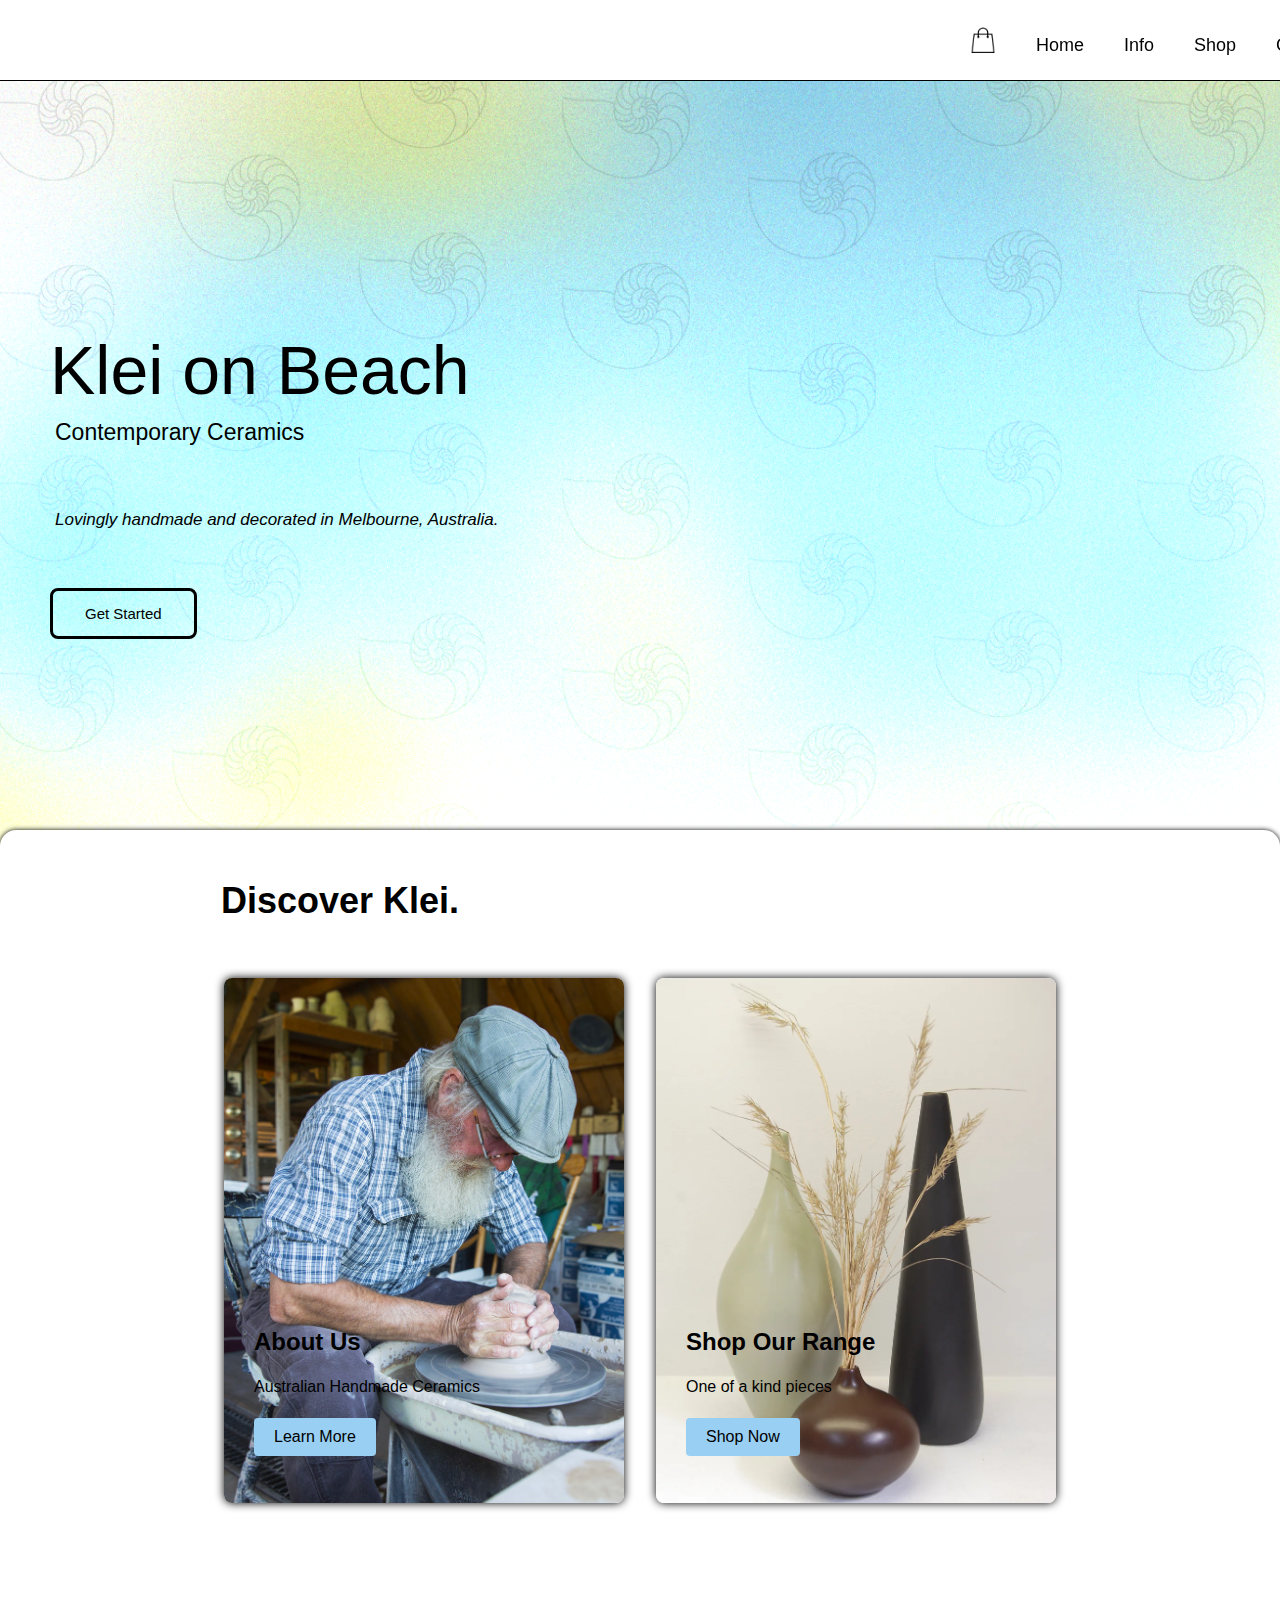
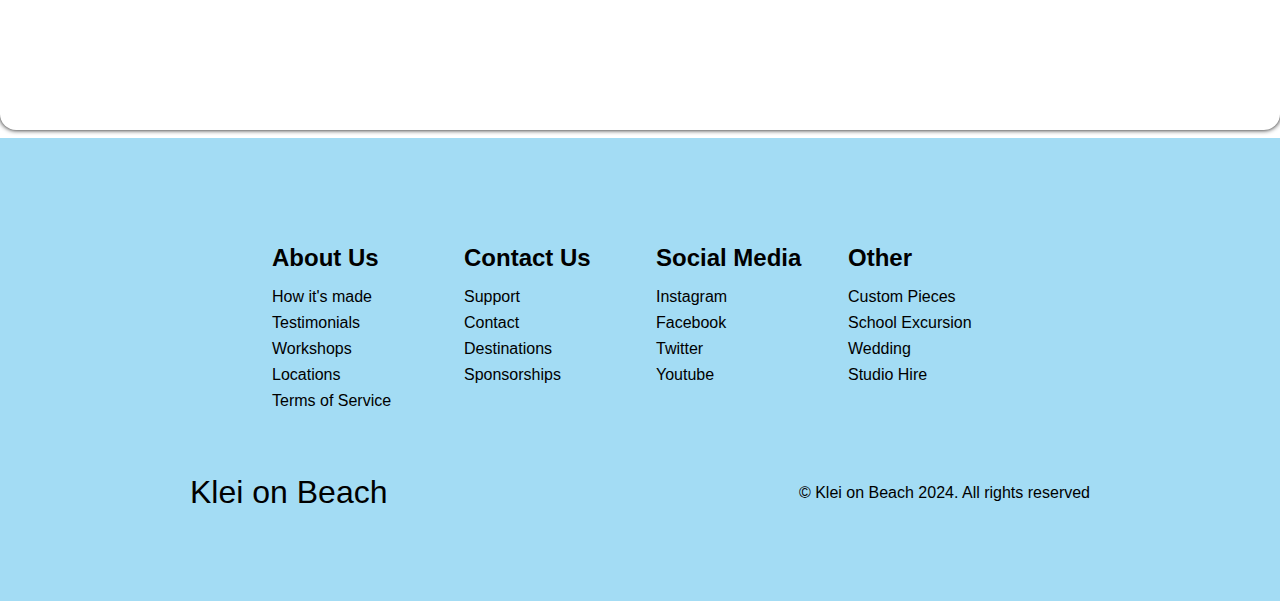
<file: index.html>
<!DOCTYPE html>
<html lang="en">
<head>
    <meta charset="UTF-8">
    <meta name="viewport" content="width=device-width, initial-scale=1.0">
    <title>Home</title>
    <link rel="stylesheet" href="styles.css">
</head>


<body>
    <!-- Navigation Bar HTML -->
    <nav class="navbar">
        <div class="navbar__container">
            <a href="/" id="navbar__logo"></a>
            <div class="navbar__icons">
                <div class="navbar__toggle" id="drop-menu">
                    <span class="bar"></span>
                    <span class="bar"></span>
                    <span class="bar"></span>
                </div>
                <div class="navbar__cart">
                    <img src="/images/cartlogo.png" alt="cart" class="cart__icon">
                </div>
            </div>
            <ul class="navbar__menu">
                <li class="navbar__page">
                    <a href="/" class="navbar__links">Home</a>
                </li>
                <li class="navbar__page">
                    <a href="/" class="navbar__links">Info</a>
                </li>
                <li class="navbar__page">
                    <a href="/productlist.html" class="navbar__links">Shop</a>
                </li>
                <li class="navbar__page">
                    <a href="/" class="navbar__links">Gallery</a>
                </li>
            </ul>
        </div>
    </nav>

<!-- Main Section HTML -->
   <main>
    <div class="main">
        <div class="main__container">
            <div class="main__content">
                <h1>Klei on Beach </h1>
                <h2>Contemporary Ceramics</h2>
                <p>Lovingly handmade and decorated in Melbourne, Australia.</p>
                <button class="main__button"><a href="/productlist.html">Get Started</a></button>
            </div>
        </div>
    </div>
   </main>


 <!-- Shopping cart HTML -->
    <div class="cart">
        <h1>Shopping Cart</h1>
        <div class="cart__items">
            show item here
        </div>
        <div class="cart__buttons">
            <button class="close"><a href="/">Close</a></button>
            <button class="checkout"><a href="checkout.html">Checkout</a></button>
        </div>
    </div>  

<!-- Services Section HTML -->
<div class="services">
    <h1>Discover Klei.</h1>
    <div class="services__container">
        <div class="services__card">
            <h2>About Us</h2>
            <p>Australian Handmade Ceramics</p>
            <button class="services__button"><a href="/">Learn More</a></button>
        </div>
        <div class="services__card">
            <h2>Shop Our Range</h2>
            <p>One of a kind pieces</p>
            <button class="services__button"><a href="/productlist.html">Shop Now</a></button>
        </div>
    </div>
</div>

<!-- Preview Section HTML 
<div class="preview">
    <div class="preview__container">
        <div class="preview__card">
            <h2>Potion</h2>
            <a href="/"></a>
            <p>Product Description</p>
            <a href="/">More</a>
        </div>
        <div class="preview__card">
            <h2>Bongo</h2>
            <a href="/"></a>
            <p>Product Description</p>
            <a href="/">More</a>
        </div>
        <div class="preview__card">
            <h2>Lug Pot</h2>
            <a href="/"></a>
            <p>Product Description</p>
            <a href="/">More</a>
        </div>
        <div class="preview__card">
            <h2>Scoop Bowl</h2>
            <a href="/"></a>
            <p>Product Description</p>
            <a href="/">More</a>
        </div>
    </div>
</div>-->



<!-- Footer HTML -->

<div class="footer__container">
    <div class="footer__links">
        <div class="footer__link--wrapper">
            <div class="footer__link--items">
                <h2>About Us</h2>
                <a href="/">How it's made</a>
                <a href="/">Testimonials</a>
                <a href="/">Workshops</a>
                <a href="/">Locations</a>
                <a href="/">Terms of Service</a>
            </div>
            <div class="footer__link--items">
                <h2>Contact Us</h2>
                <a href="/">Support</a>
                <a href="/">Contact</a>
                <a href="/">Destinations</a>
                <a href="/">Sponsorships</a>
            </div>
            <div class="footer__link--items">
                <h2>Social Media</h2>
                <a href="/">Instagram</a>
                <a href="/">Facebook</a>
                <a href="/">Twitter</a>
                <a href="/">Youtube</a>
            </div>
            <div class="footer__link--items">
                <h2>Other</h2>
                <a href="/">Custom Pieces</a>
                <a href="/">School Excursion</a>
                <a href="/">Wedding</a>
                <a href="/">Studio Hire</a>
            </div>
        </div>
    </div>
         <div class="social__media">
            <div class="social__media--wrap">
                <div class="footer__logo">
                    <a href="/" id="footer__logo">Klei on Beach</a>
            </div>
            <p class="website__right">© Klei on Beach 2024. All rights reserved</p>
        </div>
    </div>
</div>
<script src="scripts.js" type="module"></script>
</body>
</html>
</file>
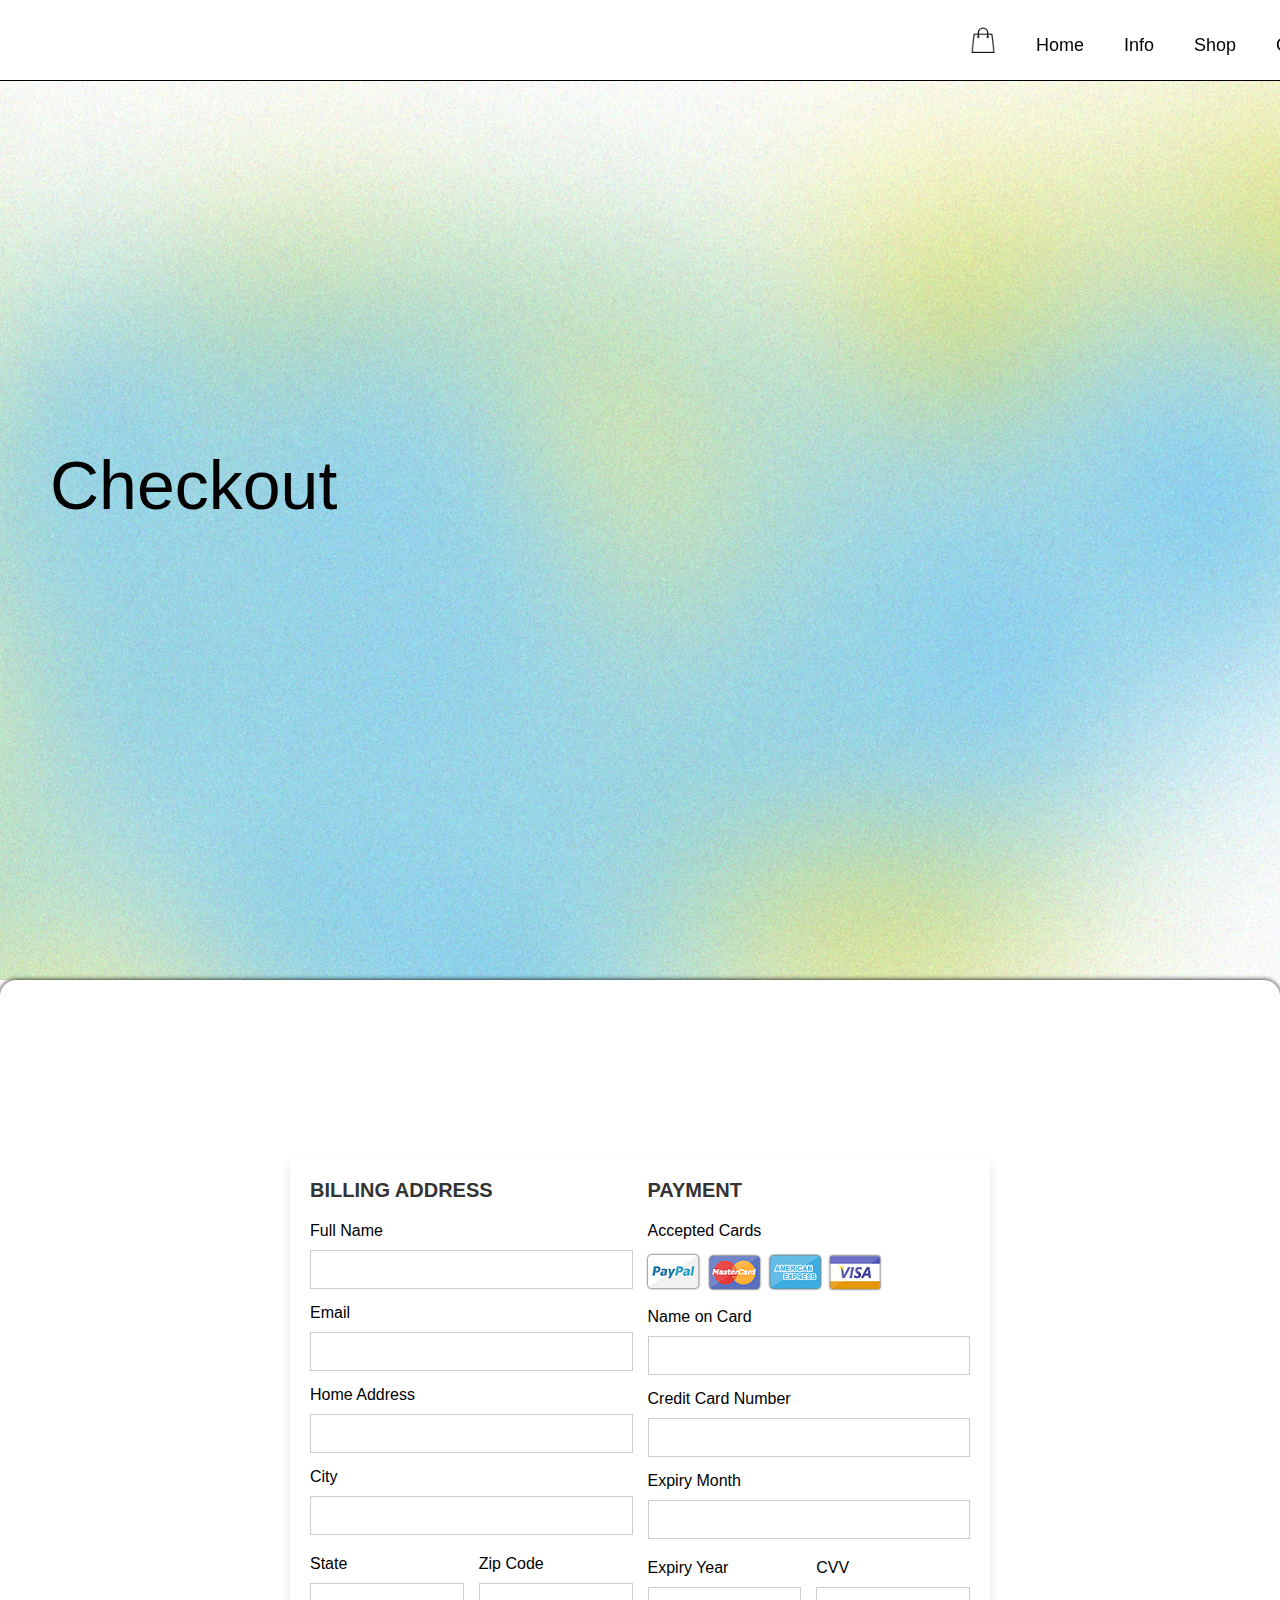
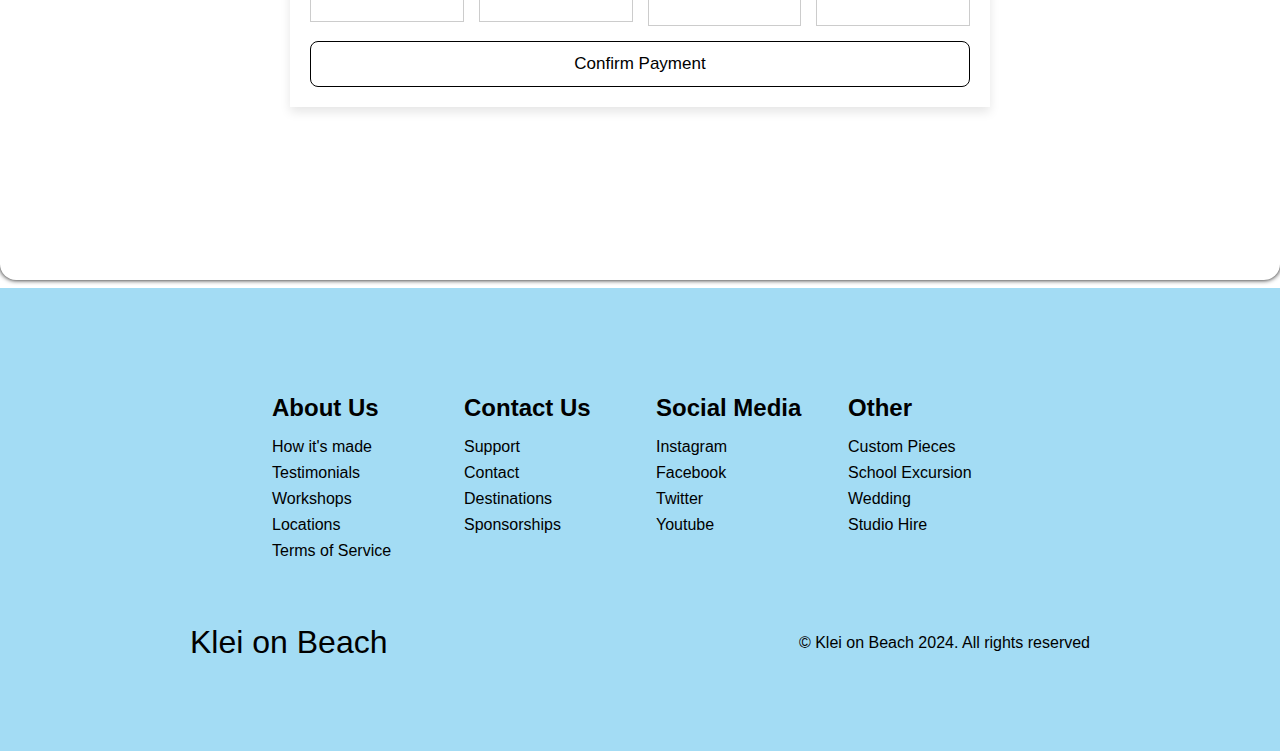
<file: checkout.html>
<!DOCTYPE html>
<html lang="en">
<head>
    <meta charset="UTF-8">
    <meta name="viewport" content="width=device-width, initial-scale=1.0">
    <title>Home</title>
    <link rel="stylesheet" href="styles.css">
</head>


<body>
    <!-- Navigation Bar HTML -->
    <nav class="navbar">
        <div class="navbar__container">
            <a href="/" id="navbar__logo"></a>
            <div class="navbar__icons">
                <div class="navbar__toggle" id="drop-menu">
                    <span class="bar"></span>
                    <span class="bar"></span>
                    <span class="bar"></span>
                </div>
                <div class="navbar__cart">
                    <img src="/images/cartlogo.png" alt="cart" class="cart__icon">
                </div>
            </div>
            <ul class="navbar__menu">
                <li class="navbar__page">
                    <a href="/" class="navbar__links">Home</a>
                </li>
                <li class="navbar__page">
                    <a href="/" class="navbar__links">Info</a>
                </li>
                <li class="navbar__page">
                    <a href="/productlist.html" class="navbar__links">Shop</a>
                </li>
                <li class="navbar__page">
                    <a href="/" class="navbar__links">Gallery</a>
                </li>
            </ul>
        </div>
    </nav>


<!-- Main Section HTML -->
<main>
    <div class="payment__main">
        <div class="main__container">
            <div class="main__content">
                <h1>Checkout </h1>
            </div>
        </div>
    </div>
   </main>


<!-- Checkout HTML -->
    <div class="container">

        <form action="">
    
            <div class="row">
    
                <div class="col">
    
                    <h3 class="title">billing address</h3>
    
                    <div class="inputBox">
                        <span>Full Name</span>
                        <input type="text">
                    </div>
                    <div class="inputBox">
                        <span>Email</span>
                        <input type="email">
                    </div>
                    <div class="inputBox">
                        <span>Home Address</span>
                        <input type="text">
                    </div>
                    <div class="inputBox">
                        <span>City</span>
                        <input type="text">
                    </div>
    
                    <div class="flex">
                        <div class="inputBox">
                            <span>State</span>
                            <input type="text">
                        </div>
                        <div class="inputBox">
                            <span>Zip Code</span>
                            <input type="text">
                        </div>
                    </div>
    
                </div>
    
                <div class="col">
    
                    <h3 class="title">Payment</h3>
    
                    <div class="inputBox">
                        <span>Accepted Cards</span>
                        <img src="images/card_img.png" alt="">
                    </div>
                    <div class="inputBox">
                        <span>Name on Card</span>
                        <input type="text">
                    </div>
                    <div class="inputBox">
                        <span>Credit Card Number</span>
                        <input type="number">
                    </div>
                    <div class="inputBox">
                        <span>Expiry Month</span>
                        <input type="text">
                    </div>
    
                    <div class="flex">
                        <div class="inputBox">
                            <span>Expiry Year</span>
                            <input type="number">
                        </div>
                        <div class="inputBox">
                            <span>CVV</span>
                            <input type="text">
                        </div>
                    </div>
    
                </div>
        
            </div>
    
            <input type="submit" value="Confirm Payment" class="payment__button">
    
        </form>
    
    </div>    



  <!-- Shopping cart HTML -->
  <div class="cart">
    <h1>Shopping Cart</h1>
    <div class="cart__items">
        <div class="cart__empty">No item has been added</div>
    </div>
    <div class="cart__buttons">
        <button class="close">Close</button>
        <button class="checkout"><a href="checkout.html">Checkout</a></button>
    </div>
</div>


<!-- Footer HTML -->
<div class="footer__container">
    <div class="footer__links">
        <div class="footer__link--wrapper">
            <div class="footer__link--items">
                <h2>About Us</h2>
                <a href="/">How it's made</a>
                <a href="/">Testimonials</a>
                <a href="/">Workshops</a>
                <a href="/">Locations</a>
                <a href="/">Terms of Service</a>
            </div>
            <div class="footer__link--items">
                <h2>Contact Us</h2>
                <a href="/">Support</a>
                <a href="/">Contact</a>
                <a href="/">Destinations</a>
                <a href="/">Sponsorships</a>
            </div>
            <div class="footer__link--items">
                <h2>Social Media</h2>
                <a href="/">Instagram</a>
                <a href="/">Facebook</a>
                <a href="/">Twitter</a>
                <a href="/">Youtube</a>
            </div>
            <div class="footer__link--items">
                <h2>Other</h2>
                <a href="/">Custom Pieces</a>
                <a href="/">School Excursion</a>
                <a href="/">Wedding</a>
                <a href="/">Studio Hire</a>
            </div>
        </div>
    </div>
         <div class="social__media">
            <div class="social__media--wrap">
                <div class="footer__logo">
                    <a href="/" id="footer__logo">Klei on Beach</a>
            </div>
            <p class="website__right">© Klei on Beach 2024. All rights reserved</p>
        </div>
    </div>
</div>
<script src="scripts.js" type="module"></script>
</body>
</html>
</file>
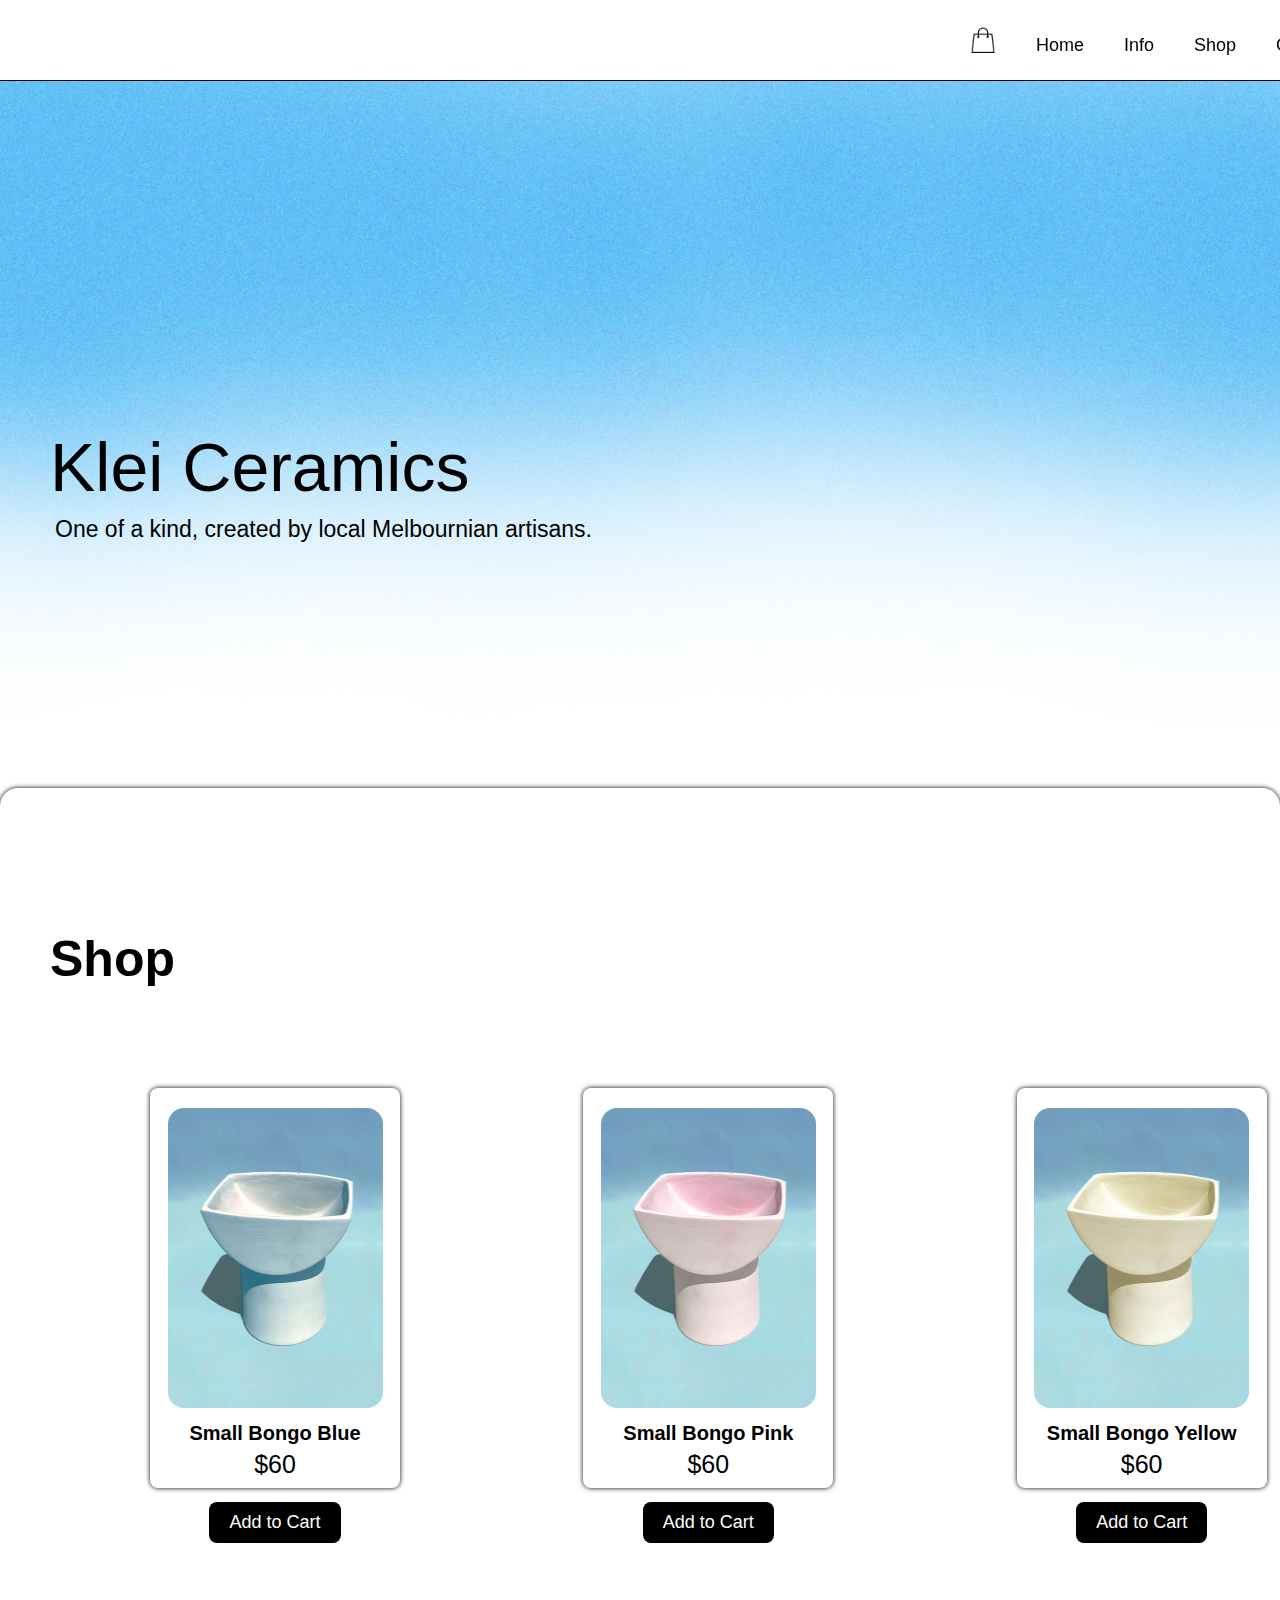
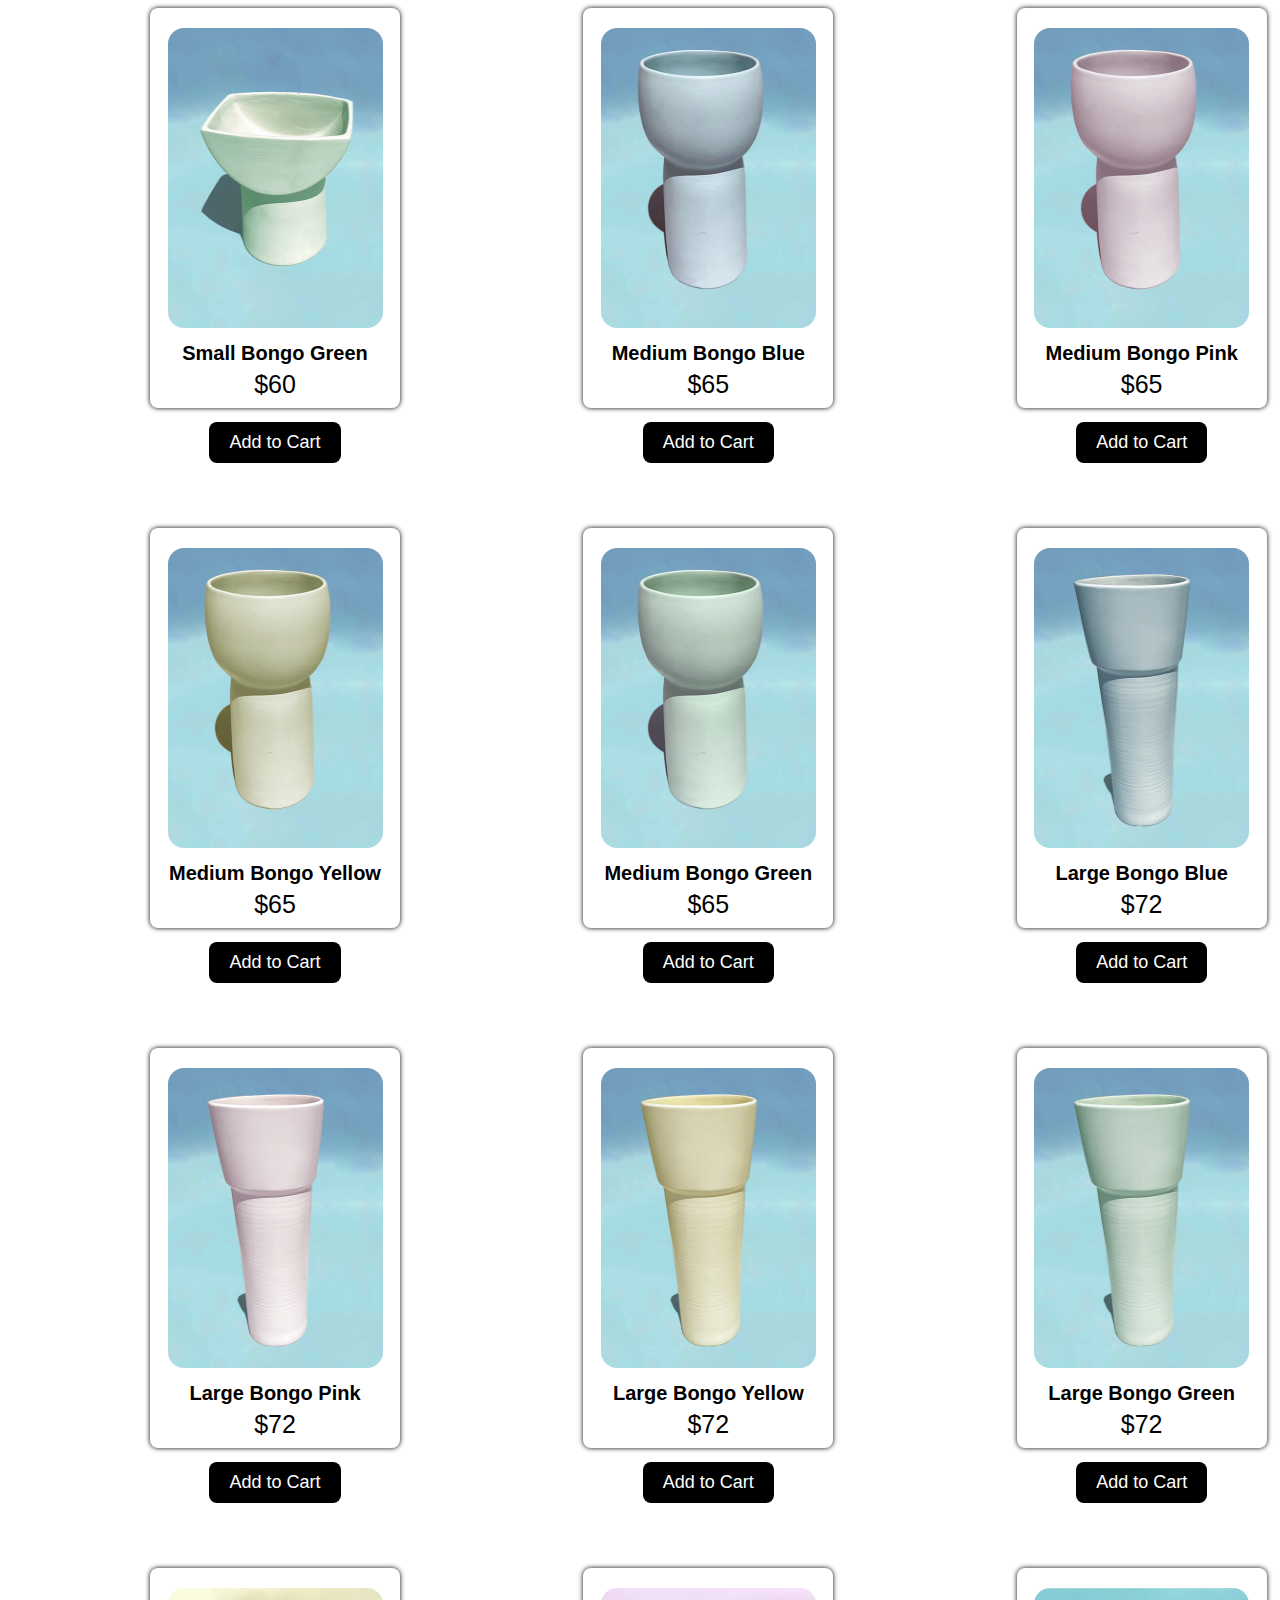
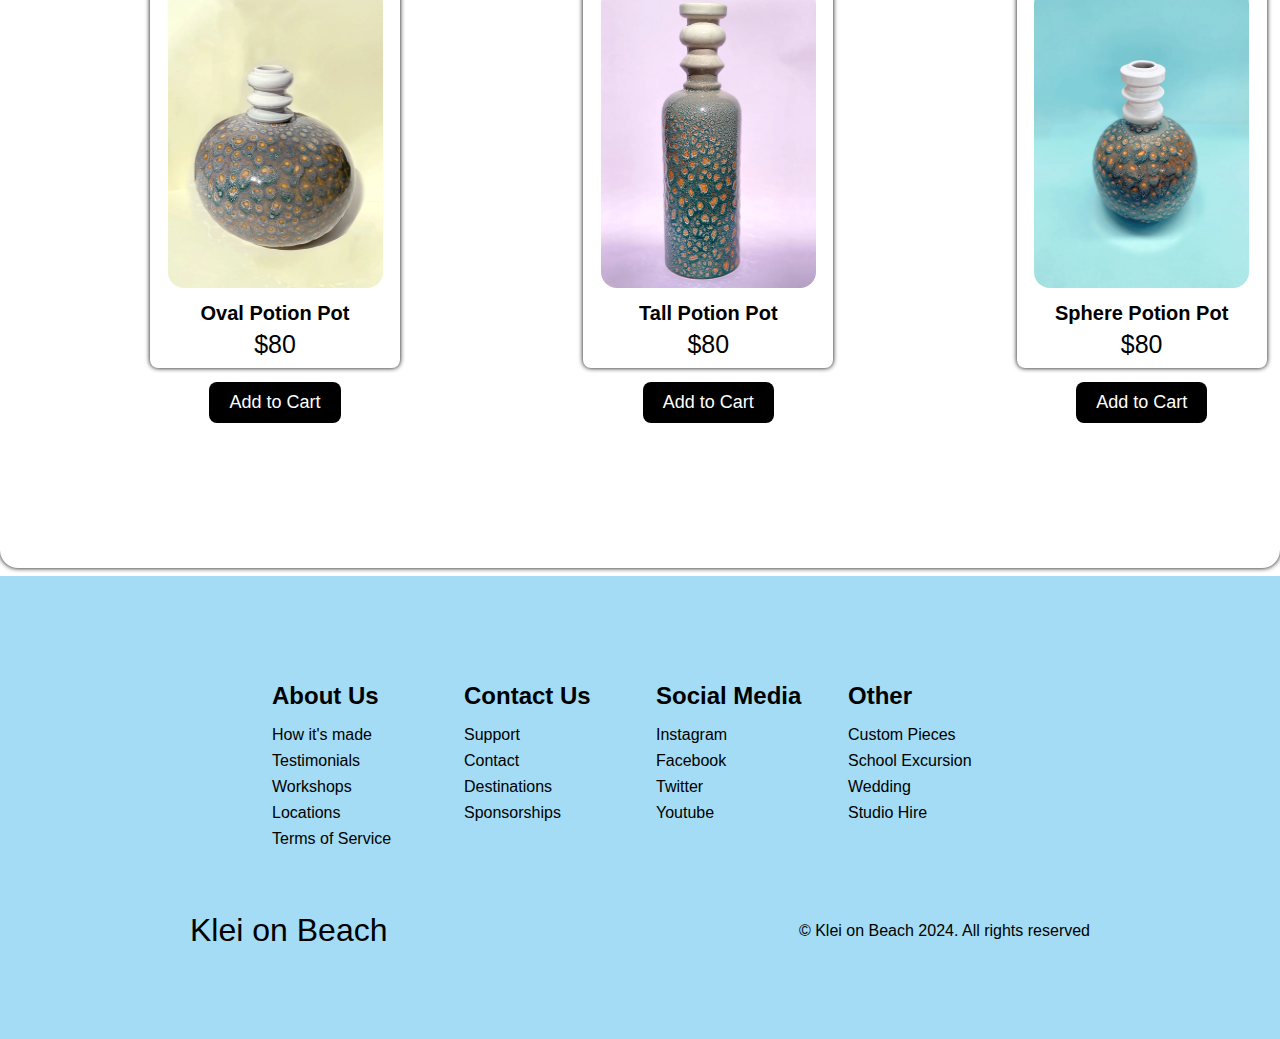
<file: productlist.html>
<!DOCTYPE html>
<html lang="en">
<head>
    <meta charset="UTF-8">
    <meta name="viewport" content="width=device-width, initial-scale=1.0">
    <title>Shop</title>
    <link rel="stylesheet" href="styles.css">
</head>


<body>
    <!-- Navigation Bar HTML -->
    <nav class="navbar">
        <div class="navbar__container">
            <a href="/" id="navbar__logo"></a>
            <div class="navbar__icons">
                <div class="navbar__toggle" id="drop-menu">
                    <span class="bar"></span>
                    <span class="bar"></span>
                    <span class="bar"></span>
                </div>
                <div class="navbar__cart">
                    <img src="/images/cartlogo.png" alt="cart" class="cart__icon">
                </div>
            </div>
            <ul class="navbar__menu">
                <li class="navbar__page">
                    <a href="/" class="navbar__links">Home</a>
                </li>
                <li class="navbar__page">
                    <a href="/" class="navbar__links">Info</a>
                </li>
                <li class="navbar__page">
                    <a href="/productlist.html" class="navbar__links">Shop</a>
                </li>
                <li class="navbar__page">
                    <a href="/" class="navbar__links">Gallery</a>
                </li>
            </ul>
        </div>
    </nav>

 <!-- Main Section HTML -->
    <main>
        <div class="products__main">
            <div class="main__container">
                <div class="main__content">
                    <h1>Klei Ceramics</h1>
                    <h2>One of a kind, created by local Melbournian artisans.</h2>
                </div>
            </div>
        </div>
    </main>

    <!-- Product List HTML -->
   <div class="title">
    <h1>Shop</h1>
   </div>
    <div class="products">
        <div class="products__container"> </div>
        <div id="content"></div>
        <div id="contentTemporary">
            <div class="products__list">
                content file index
            </div>
        </div>
    
     </div>
    </div>



    <!-- Shopping cart HTML -->
    <div class="cart">
        <h1>Shopping Cart</h1>
        <div class="cart__items">
            <div class="cart__empty">No item has been added</div>
        </div>
        <div class="cart__buttons">
            <button class="close">Close</button>
            <button class="checkout"><a href="checkout.html">Checkout</a></button>
        </div>
    </div>

    <!-- Footer HTML -->
    <div class="footer__container">
        <div class="footer__links">
            <div class="footer__link--wrapper">
                <div class="footer__link--items">
                    <h2>About Us</h2>
                    <a href="/">How it's made</a>
                    <a href="/">Testimonials</a>
                    <a href="/">Workshops</a>
                    <a href="/">Locations</a>
                    <a href="/">Terms of Service</a>
                </div>
                <div class="footer__link--items">
                    <h2>Contact Us</h2>
                    <a href="/">Support</a>
                    <a href="/">Contact</a>
                    <a href="/">Destinations</a>
                    <a href="/">Sponsorships</a>
                </div>
                <div class="footer__link--items">
                    <h2>Social Media</h2>
                    <a href="/">Instagram</a>
                    <a href="/">Facebook</a>
                    <a href="/">Twitter</a>
                    <a href="/">Youtube</a>
                </div>
                <div class="footer__link--items">
                    <h2>Other</h2>
                    <a href="/">Custom Pieces</a>
                    <a href="/">School Excursion</a>
                    <a href="/">Wedding</a>
                    <a href="/">Studio Hire</a>
                </div>
            </div>
        </div>
        <div class="social__media">
            <div class="social__media--wrap">
                <div class="footer__logo">
                    <a href="/" id="footer__logo">Klei on Beach</a>
                </div>
                <p class="website__right">© Klei on Beach 2024. All rights reserved</p>
            </div>
        </div>
    </div>
    <script src="scripts.js" type="module"></script>
</body>
</html>
</file>
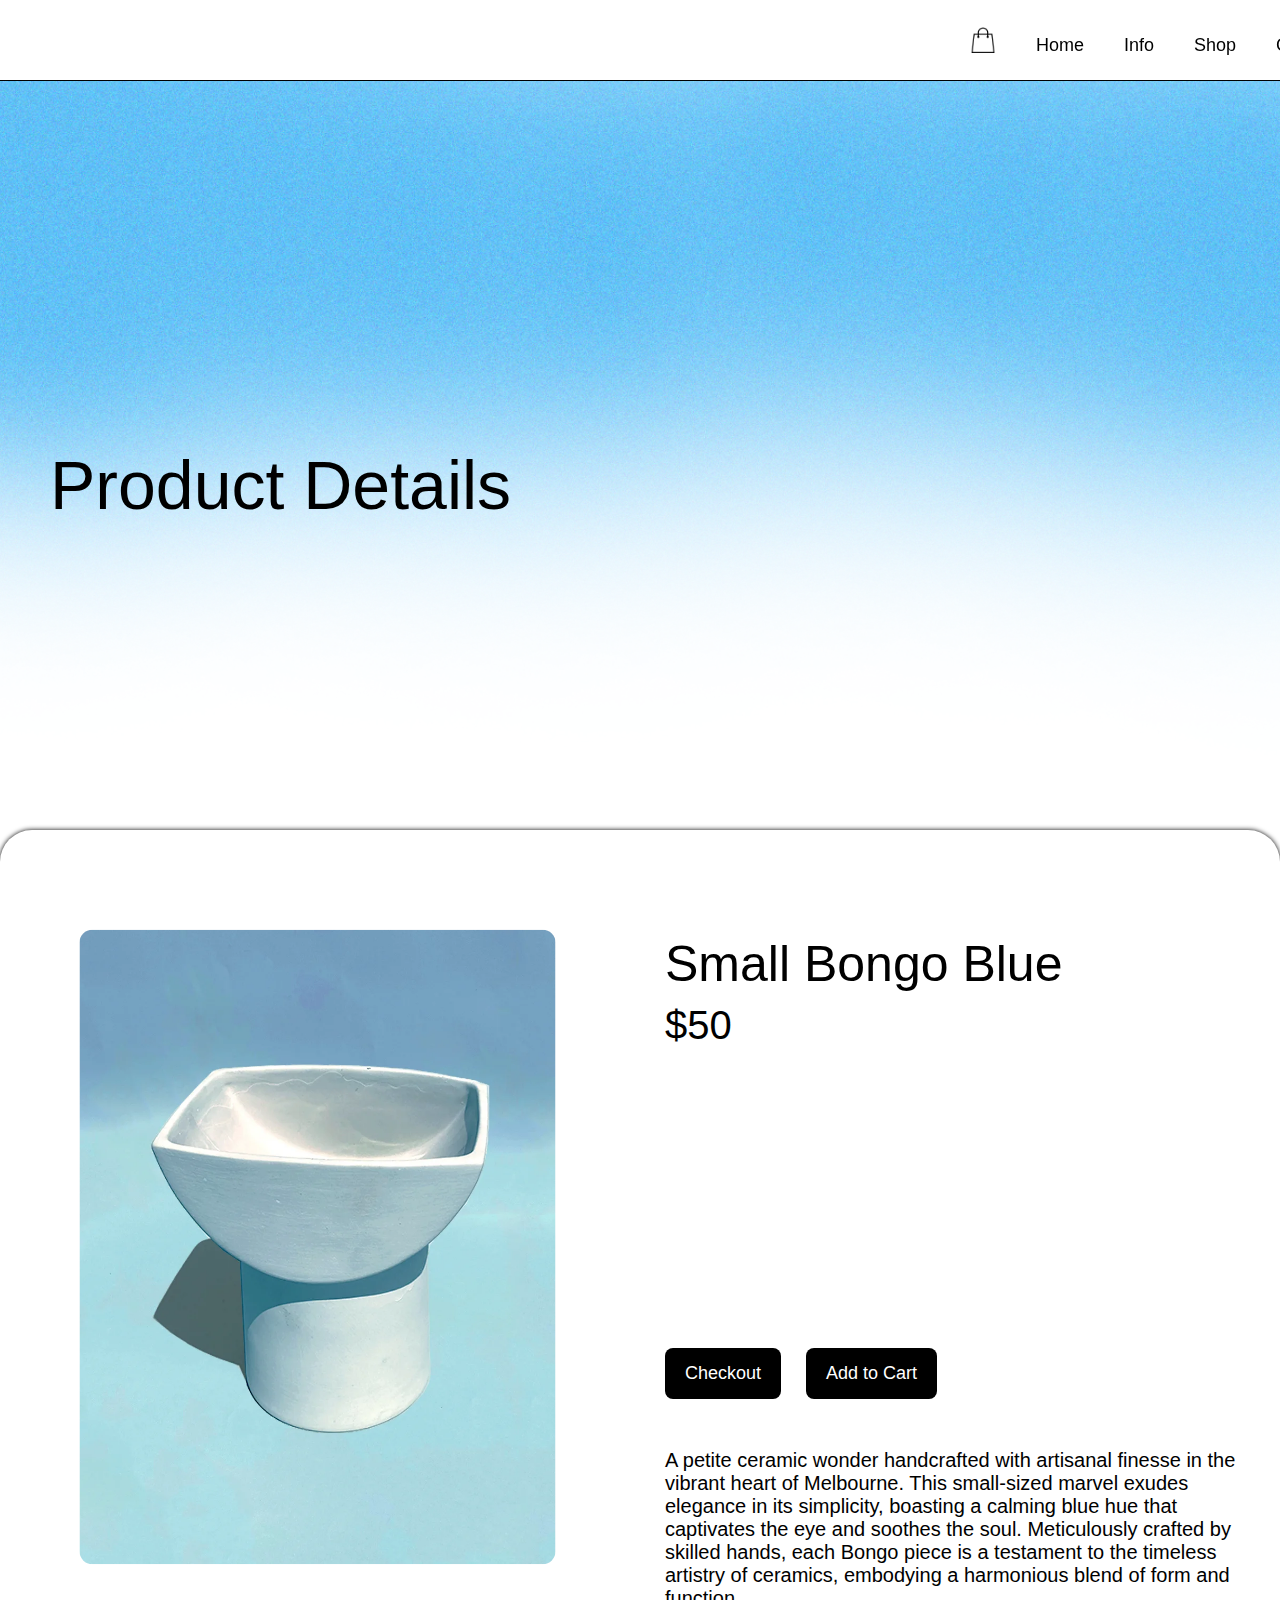
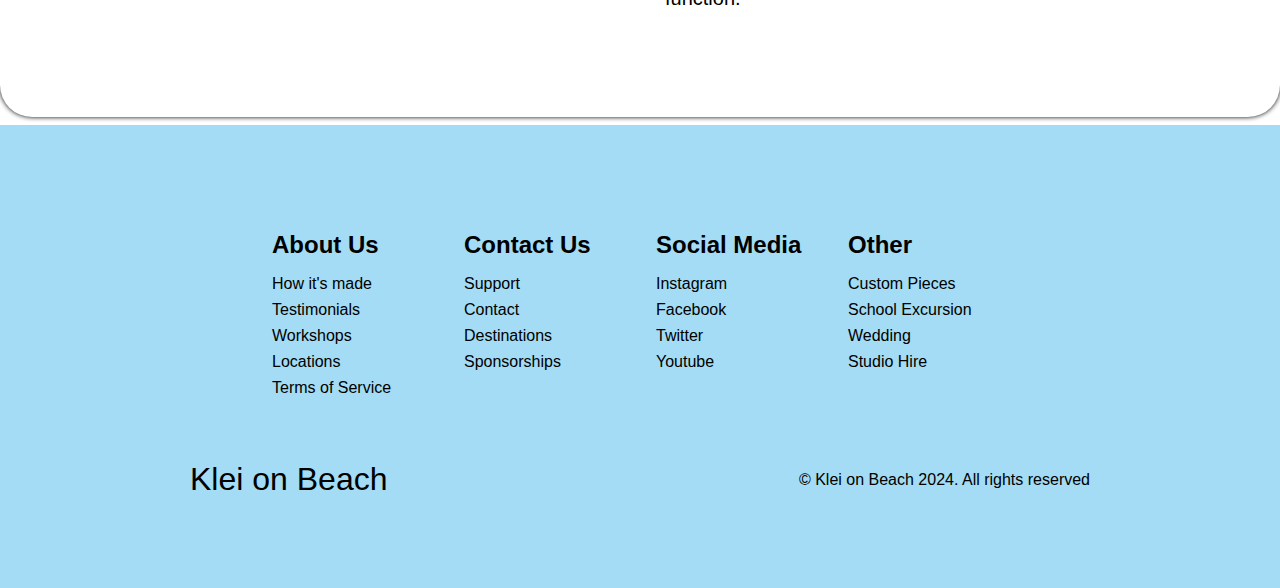
<file: productpage.html>
<!DOCTYPE html>
<html lang="en">
<head>
    <meta charset="UTF-8">
    <meta name="viewport" content="width=device-width, initial-scale=1.0">
    <title>Shop</title>
    <link rel="stylesheet" href="styles.css">
</head>


<body>
    <!-- Navigation Bar HTML -->
    <nav class="navbar">
        <div class="navbar__container">
            <a href="/" id="navbar__logo"></a>
            <div class="navbar__icons">
                <div class="navbar__toggle" id="drop-menu">
                    <span class="bar"></span>
                    <span class="bar"></span>
                    <span class="bar"></span>
                </div>
                <div class="navbar__cart">
                    <img src="/images/cartlogo.png" alt="cart" class="cart__icon">
                </div>
            </div>
            <ul class="navbar__menu">
                <li class="navbar__page">
                    <a href="/" class="navbar__links">Home</a>
                </li>
                <li class="navbar__page">
                    <a href="/" class="navbar__links">Info</a>
                </li>
                <li class="navbar__page">
                    <a href="/productlist.html" class="navbar__links">Shop</a>
                </li>
                <li class="navbar__page">
                    <a href="/" class="navbar__links">Gallery</a>
                </li>
            </ul>
        </div>
    </nav>


 <!-- Main Section HTML -->
 <main>
    <div class="products__main">
        <div class="main__container">
            <div class="main__content">
                <h1>Product Details</h1>
            </div>
        </div>
    </div>
</main>

 <!-- Product Description HTML -->
 <div id="products"></div>
 <div id="contentTemporary"></div>
    <div class="detail">
        <div class="image">
            <img src="/images/product_bongoblue.png" alt="">
        </div>
        <div class="content">
            <div class="name">Small Bongo Blue</div>
            <div class="price">$50</div>
            <div class="buttons">
                <button>Checkout</button>
                <button class="addCart">
                    Add to Cart
                </button>
            </div>
            <div class="description">
                A petite ceramic wonder handcrafted with artisanal finesse in the vibrant heart of Melbourne. This small-sized marvel exudes elegance in its simplicity, boasting a calming blue hue that captivates the eye and soothes the soul. Meticulously crafted by skilled hands, each Bongo piece is a testament to the timeless artistry of ceramics, embodying a harmonious blend of form and function.
            </div>
        </div>
        <div class="products__list"></div>
    </div>



    <!-- Shopping cart HTML -->
    <div class="cart">
        <h1>Shopping Cart</h1>
        <div class="cart__items">
            <div class="cart__empty">No item has been added</div>
        </div>
        <div class="cart__buttons">
            <button class="close">Close</button>
            <button class="checkout"><a href="checkout.html">Checkout</a></button>
        </div>
    </div>

    <!-- Footer HTML -->
    <div class="footer__container">
        <div class="footer__links">
            <div class="footer__link--wrapper">
                <div class="footer__link--items">
                    <h2>About Us</h2>
                    <a href="/">How it's made</a>
                    <a href="/">Testimonials</a>
                    <a href="/">Workshops</a>
                    <a href="/">Locations</a>
                    <a href="/">Terms of Service</a>
                </div>
                <div class="footer__link--items">
                    <h2>Contact Us</h2>
                    <a href="/">Support</a>
                    <a href="/">Contact</a>
                    <a href="/">Destinations</a>
                    <a href="/">Sponsorships</a>
                </div>
                <div class="footer__link--items">
                    <h2>Social Media</h2>
                    <a href="/">Instagram</a>
                    <a href="/">Facebook</a>
                    <a href="/">Twitter</a>
                    <a href="/">Youtube</a>
                </div>
                <div class="footer__link--items">
                    <h2>Other</h2>
                    <a href="/">Custom Pieces</a>
                    <a href="/">School Excursion</a>
                    <a href="/">Wedding</a>
                    <a href="/">Studio Hire</a>
                </div>
            </div>
        </div>
        <div class="social__media">
            <div class="social__media--wrap">
                <div class="footer__logo">
                    <a href="/" id="footer__logo">Klei on Beach</a>
                </div>
                <p class="website__right">© Klei on Beach 2024. All rights reserved</p>
            </div>
        </div>
    </div>
    <script src="scripts.js" type="module"></script>
</body>
</html>
</file>
<file: styles.css>
/* HOMEPAGE CSS */
/* Navigation Bar CSS */
* {
    box-sizing: border-box;
    margin: 0;
    padding: 0;
    font-family: Arial, Helvetica, sans-serif;
}

.navbar {
    background-color: white;
    outline-style: solid;
    outline-width: 0.5px;
    outline-color: black;
    height: 80px;
    display: flex; 
    justify-content: space-between; 
    align-items: center;
    font-size: 18px;
    position: sticky;
    top: 0;
    z-index: 999;
}

.navbar__container {
    display: flex;
    justify-content: space-between;
    height: 80px;
    z-index: 1;
    width: 100%; 
    max-width: 1368px;
    margin: 0 auto;
    padding: 0 50px;
}

.navbar__menu {
    display: flex;
    align-items: center;
    list-style: none;
    text-align: center;
    margin-top: 10px;
}

.navbar__page {
    height: 80px;
}

.navbar__links {
    color: black;
    display: flex;
    align-items: center;
    justify-content: center;
    text-decoration: none;
    padding: 0 20px;
    height: 100%;
}

.navbar__links:hover {
    color: whitesmoke;
    transition: all 0.3s ease;
}

.navbar__cart {
    display: flex;
    align-items: center;
    justify-content:center;
    height: 80px;
    padding: 0 20px;
    margin-left: 900px;
    cursor: pointer;
}

.cart__icon {
    width: 26px;
    height: 26px;
}

/* Mobile Responsive */
@media screen and (max-width: 960px) {
    .navbar__container {
        display: flex;
        justify-content: space-between;
        height: 80px;
        z-index: 1;
        width: 100%;
        max-width: 1368px;
        padding: 0;
    }

    .navbar__menu {
        display: grid;
        grid-template-columns: auto;
        margin: 0;
        width: 100%;
        position: absolute;
        top: -1000px;
        opacity: 0;
        transition: all 0.5s ease;
        height: 50vh;
        z-index: -1;
        background: white;
        outline: solid;
        outline-width: 0.5px;
        outline-color: black;
    }

    .navbar__menu.active {
        background: white;
        top: 100%;
        opacity: 1;
        transition: all 0.5s ease;
        z-index: 99;
        height: 50vh;
        font-size: 15px;
    }

    #navbar__logo {
        padding-left: 25px;
    }

    .navbar__toggle .bar {
        width: 25px;
        height: 3px;
        margin: 5px auto;
        transition: all 0.3s ease-in-out;
        background: black;
    }

    .navbar__item {
        width: 100%;
    }

    .navbar__links {
        text-align: center;
        padding: 16px;
        width: 100%;
        display: table;
        margin-top: 0; 
    }

    #drop-menu {
        position: absolute;
        top: 20%;
        right: 5%;
        transform: translate(5%,20%);
        cursor: pointer;
    }

    .navbar__cart {
        margin-top: 0; 
        padding-bottom: 32px;
        margin-left: -175px;
        margin-top: 10px;
    }

    .navbar__toggle .bar {
        display: block;
        cursor: pointer;
    }

    #drop-menu.is-active .bar:nth-child(2) {
        opacity: 0;
    }

    #drop-menu.is-active .bar:nth-child(1) {
        transform: translateY(8px) rotate(45deg);
    }

    #drop-menu.is-active .bar:nth-child(3) {
        transform: translateY(-8px) rotate(-45deg);
    }
}

/* Main Section CSS */

.main {
    background-image: url(/images/desktop111.png);
    background-size: cover;
    background-position: center;
    height: 100vh;
}


.main__container {
    display: grid;
    grid-template-columns: 1fr 1fr;
    align-items: center;
    justify-self: center;
    margin: 0 auto;
    height: 90vh;
    z-index: 1;
    width: 100%;
    max-width: 1368px;
    padding: 0 50px;
}


.main__content h1 {
    font-size: 68px;
    font-weight: lighter;
}


.main__content h2 {
    font-size: 23px;
    font-weight: lighter;
    padding-top: 10px;
    padding-left: 5px;
}


.main__content p {
    font-size: 17px;
    font-style: italic;
    padding-top: 64px;
    padding-left: 5px;
    padding-bottom: 10px;
}


.main__button {
    font-size: 15px;
    background-color: transparent;
    padding: 14px 32px;
    border: solid;
    border-radius: 8px;
    margin-top: 48px;
    cursor: pointer;
    position: relative;
    transition: background-color 0.35s ease, color 0.35s ease; 
    outline: none;
}

.main__button a {
    position: relative;
    z-index: 2;
    color: black;
    text-decoration: none;
}

.main__button:hover {
    background-color: black; 
    color: black; 
}

.main__button:hover a {
    color: white; 
}


/* Mobile Responsive */
@media screen and (max-width: 844px) {
    .main__container {
        display: grid;
        grid-template-columns: auto;
        align-items: center;
        justify-items: center;
        width: 100%;
        margin: 0 auto;
        height: 90vh;
    }

    .main__content {
        text-align: center;
        margin-bottom: 64px;
    }

    .main__content h1 {
        font-size: 68px;
        margin-top: 32px;
    }

    .main__content h2 {
        font-size: 20px;
    }

    .main__content p {
        font-size: 15px;
    }
}


/* Services CSS */
.services {
    background: rgb(350, 350, 350);
    display: flex;
    flex-direction: column;
    align-items: center;
    height: 100vh;
    padding-top: 150px;
    border-radius: 16px;
    margin-top: -150px;
    background-color: rgb(255, 255, 255);
    box-shadow: 0 0 5px #000000;
}


.services__container {
    display: flex;
    justify-content: center;
    flex-wrap: wrap;
}


.services h1 {
    font-size: 36px;
    padding-right: 600px;
    padding-bottom: 40px;
    margin-top: -100px;
}

.services__card {
    margin: 16px;
    height: 525px;
    width: 400px;
    border-radius: 8px;
    background-image: url(/images/servicecard1.png);
    background-size: cover;
    position: relative;
    color: black;
    box-shadow: 0 0 10px #000000;
}


.services__card:nth-child(2) {
    background-image: url(/images/servicecard2.png);
    box-shadow: 0 0 10px #000000;
}


.services h2 {
    position: absolute;
    top: 350px;
    left: 30px;
}


.services__card p {
    position: absolute;
    top: 400px;
    left: 30px;
}


.services__card button {
    color: black;
    padding: 10px 20px;
    border: none;
    outline: none;
    border-radius: 4px;;
    background: rgb(152, 207, 243);
    position: absolute;
    top: 440px;
    left: 30px;
    font-size: 16px;
    cursor: pointer;
}


.services__button a {
    text-decoration: none; 
    color: inherit;
}


.services__card:hover {
    transform: scale(1.075);
    transition: 0.2s ease-in;
    cursor: pointer;
}


.services__card button:hover {
    background-color: palegoldenrod;
    color: rgb(152, 207, 243);
}


@media screen and (max-width: 960px) {
    .services {
        height: 1600px;
    }

    .services h1 {
    font-size: 36px;
    padding-right: 0px;
    padding-bottom: 40px;
    margin-top: -80px;
    }
}


@media screen and (max-width: 480px ) {
    .services {
        height: 1400px;
    }

    .services h1 {
        font-size: 18px;
    }

    .services__card {
        width: 300px;
    }
}


/* Preview CSS */


/* Footer CSS */
.footer__container {
    background-color: rgba(121, 204, 239, 0.687);
    padding: 90px 0;
    display: flex;
    flex-direction: column;
    justify-content: center;
    align-items: center;
    margin-top: 8px;
}


#footer__logo {
    display: flex;
    align-items: center;
    cursor: pointer;
    text-decoration: none;
    font-size: 32px;
    color: black;
}


.footer__links {
    width: 100%;
    max-width: 1000px;
    display: flex;
    justify-content: center; 
}


.footer__link--wrapper {
    display: flex;
}


.footer__link--items {
    display: flex;
    flex-direction: column;
    align-items: flex-start;
    margin: 16px;
    text-align: left;
    width: 160px;
    box-sizing: border-box;
} 


.footer__link--items h2 {
    margin-bottom: 16px;
}


.footer__link--items a {
    color: black;
    text-decoration: none;
    margin-bottom: 8px;
}


.footer__link--items a:hover {
    color: whitesmoke;
    transition: 0.3s ease-out;
}
 

.social__media {
    max-width: 1000px;
    width: 100%;
}


.social__media--wrap {
    display: flex;
    justify-content: space-between;
    align-items: center;
    width: 90%;
    max-width: 1000px;
    margin: 40px auto 0 auto;
}


@media screen and (max-width: 820px) {
    .footer__links {
        padding-top: 32px;
    }

    #footer__logo {
        margin-bottom: 32px;
    }

    .website__rights {
        margin-bottom: 32px;
    }

    .footer__link--wrapper {
         flex-direction: column;
    }

    .footer__link--items {
        width: 100%;
        align-items: center;
        padding-right: 30px;
    }

    .social__media--wrap {
        flex-direction: column;
    }  
}


@media screen and (max-width: 480px) {
    .footer__link--items {
        margin: 0;
        padding: 10px;
        width: 100%;
    }
}


/* CART RESPONSIVE CSS */
.cart {
    display: flex;
    flex-direction: column;
    justify-content: space-between;
    padding: 20px;
    background-color: rgba(62, 107, 137, 0.98);
    color: white;
    width: 400px;
    max-width: 100%;
    position: fixed;
    top: 0;
    right: -400px;
    bottom: 0;
    transition: 0.5s;
    z-index: 100;
}

.cart h1 {
    margin-top: 80px;
    font-weight: 300;
}

.cart .cart__items {
    overflow: auto;
    flex-grow: 1;
}

.cart .cart__buttons {
    display: flex;
    justify-content: space-between;
}

.cart__buttons .close,
.cart__buttons .checkout {
    font-size: 15px;
    background-color: black;
    padding: 10px 20px;
    border: none;
    border-radius: 8px;
    border-color: black;
    cursor: pointer;
    transition: background-color 0.35s ease, color 0.35s ease;
}

.cart__buttons a,
.cart__buttons .close {
    text-decoration: none;
    color: white;
    cursor: pointer;
}

.cart__buttons .close:hover,
.cart__buttons .checkout:hover {
    background-color: transparent;
    outline: solid;
    outline-width: 1px;
}


.cart__buttons a:hover {
    color: black;
}


.cart .cart__items::-webkit-scrollbar {
    width: 0px;
}

body.activeCart .cart {
    right: 0;
}


/* PRODUCTS CSS */

.products__main {
    background-image: url(/images/productbckground.png);
    background-size: cover;
    background-position: center;
    height: 100vh;
    
}


.products {
    background: rgb(350, 350, 350);
    background-color: rgb(255, 255, 255);
    border-radius: 18px;
    padding-top: 300px;
    padding-bottom: 100px;
    margin-top: -200px;
    box-shadow: 0 0 5px #000000;
    display: grid;
    grid-template-columns: repeat(3, minmax(0, 1fr));
    gap: 20px;
}


.title h1{
    margin-left: 50px;
    margin-top: -50px;
    font-size: 50px;
}



.products .item {
    display: flex;
    flex-direction: column;
    justify-content: space-between;
    align-items: center;
    box-shadow: 0 0 5px #000000;
    border-radius: 8px;
    width: 250px;
    height: 400px;
    margin-left: 150px;
    margin-bottom: 100px;
    padding: 10px; 
}

.products .item img {
    width: 215px;
    height: 300px;
    border-radius: 16px;
    margin-top: 10px;
    text-align: center;
}

.products .item h2 {
    font-size: 20px;
    font-weight: 620;
    text-align: center;
    margin: 10px 0; 
    margin-bottom: 40px;
}

.products .item .price {
    font-size: 25px;
    font-weight: 400;
    text-align: center;
    margin-top: -35px;
    padding-bottom: 23px;
}

.products .item button {
    font-size: 18px;
    color: white;
    background-color: black;
    padding: 10px 20px;
    border: none;
    border-radius: 8px;
    border-color: black;
    cursor: pointer;
}

.products .item img:hover {
    transform: scale(1.075);
    transition: 0.2s ease-in;
    cursor: pointer;
}

.products .item button:hover {
    background-color: transparent;
    outline: solid;
    outline-width: 1px;
    color: black;
}

@media screen and (max-width: 960px) {
    .products {
        grid-template-columns: repeat(1,1fr);
        justify-content: center;

    }

    .products .item {
        margin-left: 100px;
        width: 350px;
        height: 500px;
    }

    .products .item img{
        margin-left: 5px;
        margin-top: 15px;
        width: 275px;
        height: 360px;
    }
    
    .products .item h2{
        margin-left: 20px;
        font-size: 25px;
        padding-bottom: 10px;
    }

    .products .item .price{
        margin-left: 0;
    }
    

    .products .item button{
        margin-top: 20px;
        width: 350px;
    }

}


/* CART ITEMS CSS */
.cart__empty {
    margin-top: 275px;
    margin-left: 90px;
    color: rgb(23, 40, 51);
}
.cart__items .item img{
    max-width: 100%;
    margin: 20px;
    border-radius: 8px;
    margin-right: 60px;
    height: auto;
}


.cart__items .item {
    display: grid;
    grid-template-columns: 70px 150px 50px 1fr;
    gap: 10px;
    align-items: center;
    text-align: center;
    margin-top: 20px;
}


.cart__items .item .quantity {
    display: flex;
}

.cart__items .item .quantity span {
    width: 25px;
    height: 25px;
    background-color: white;
    color: black;
    border-radius: 50%; 
    cursor: pointer;
    display: flex;
    justify-content: center; 
    align-items: center;
}



/* PRODUCT PAGE CSS */

.detail {
    display: grid;
    grid-template-columns: 1fr 1fr;
    max-width: 100%;
    gap: 50px;
    text-align: left;
    border-radius: 32px;
    box-shadow: 0 0 5px #000000;
    padding: 20px;
    margin-top: -150px; 
}

.detail .image {
    max-width: 100%;
    scale: 80%;
    justify-content: flex-start;
    margin: 0; 
    align-self: center; 
}

.detail .image img {
    width: 100%; 
    border-radius: 16px; 
}

.detail .name {
    font-size: 50px; 
    margin-top: 75px; 
    padding: 10px 0; 
}

.detail .price {
    font-size: 40px; 
    margin-bottom: 300px; 
}

.detail .description {
    margin-top: 50px;
    font-size: 20px;
}

.detail .buttons {
    display: flex;
    gap: 25px;
}

.detail .buttons button {
    font-size: 18px;
    color: white;
    background-color: black;
    padding: 15px 20px;
    border: none;
    border-radius: 8px;
    cursor: pointer;
    transition: background-color 0.3s ease;
}

.detail .buttons button:hover {
    background-color: #333; 
}

@media screen and (max-width: 768px) {
    .detail {
        grid-template-columns: 1fr; 
        gap: 20px; 
        text-align: center; 
    }

    .detail .name {
        font-size: 40px; 
        margin-top: -40px;
    }

    .detail .price {
        font-size: 30px; 
    }

    .detail .buttons {
        flex-direction: column; 
        gap: 15px; 
        margin-top: -250px;
    }

    .detail .description {
        margin-top: 30px;
    }
}


/* checkout page */

.payment__main{
    background-image: url(/images/desktop1.png);
    background-size: cover;
    background-position: center;
    height: 100vh;
}


.container{
    display: flex;
    justify-content: center;
    align-items: center;
    padding:25px;
    min-height: 100vh;
    box-shadow: 0 0 5px #000000;
    border-radius: 16px;
    padding-top: 30px;
  }
  
  .container form{
    padding:20px;
    width:700px;
    background: #fff;
    box-shadow: 0 5px 10px rgba(0,0,0,.1);
  }
  
  .container form .row{
    display: flex;
    flex-wrap: wrap;
    gap:15px;
  }
  
  .container form .row .col{
    flex:1 1 250px;
  }
  
  .container form .row .col .title{
    font-size: 20px;
    color:#333;
    padding-bottom: 5px;
    text-transform: uppercase;
  }
  
  .container form .row .col .inputBox{
    margin:15px 0;
  }
  
  .container form .row .col .inputBox span{
    margin-bottom: 10px;
    display: block;
  }
  
  .container form .row .col .inputBox input{
    width: 100%;
    border:1px solid #ccc;
    padding:10px 15px;
    font-size: 15px;
    text-transform: none;
  }
  
  .container form .row .col .inputBox input:focus{
    border:1px solid #000;
  }
  
  .container form .row .col .flex{
    display: flex;
    gap:15px;
  }
  
  .container form .row .col .flex .inputBox{
    margin-top: 5px;
  }
  
  .container form .row .col .inputBox img{
    height: 34px;
    margin-top: 5px;
    filter: drop-shadow(0 0 1px #000);
  }
  
  .container form .payment__button{
    background-color: transparent;
    border: solid;
    border-radius: 8px;
    border-width: 0.5px;
    width: 100%;
    padding:12px;
    font-size: 17px;
    cursor: pointer;
    position: relative;
    transition: background-color 0.35s ease, color 0.35s ease; 
    outline: none;
  }
  
  .container form .payment__button:hover{
    background: black;
    color: white;
  }
</file>
